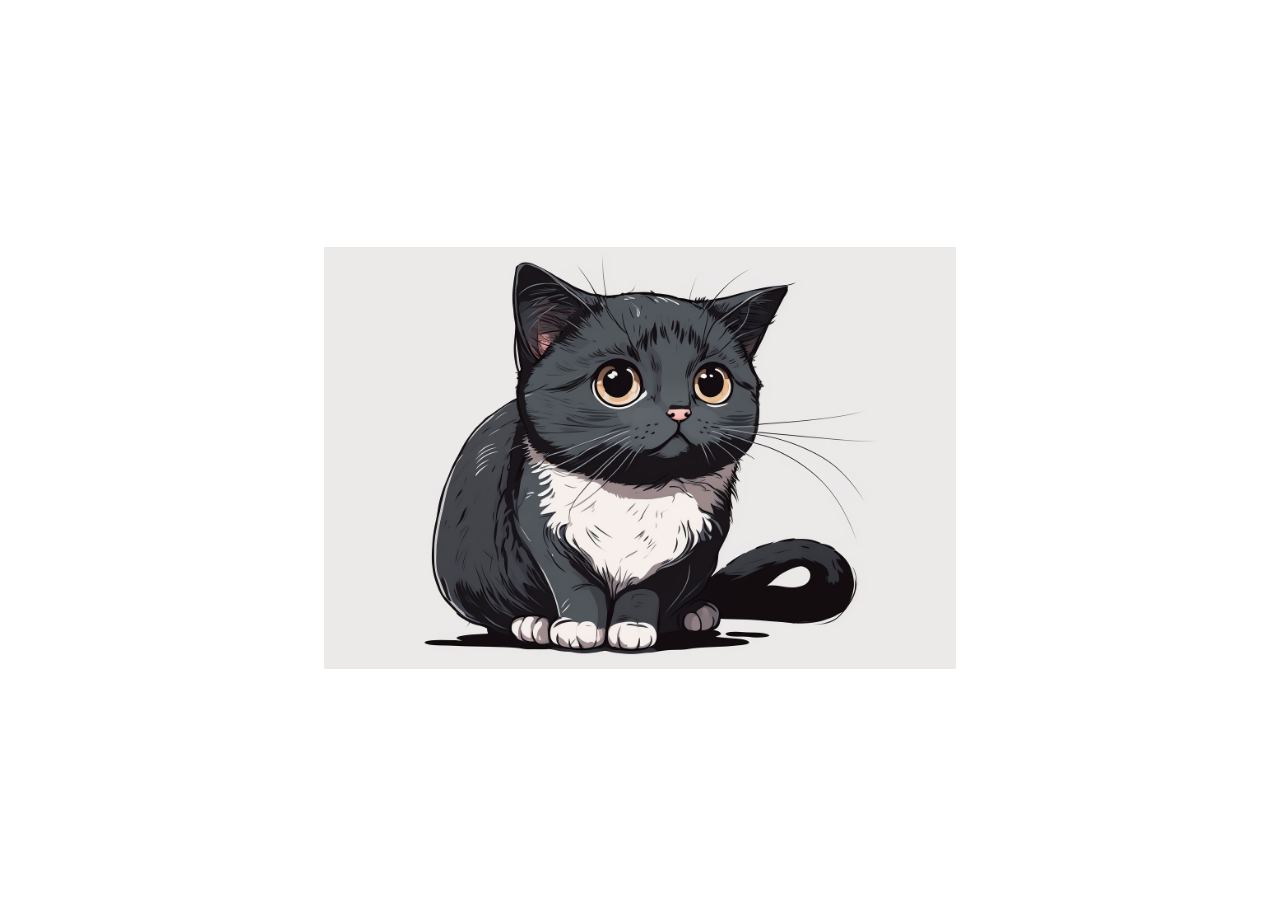
<file: cat/index.html>
<!DOCTYPE html>
<html>
  <head>
    <link rel="stylesheet" href="cat-style.css">
  </head>
  <body>
    <!-- Your HTML code here -->

    <div class="flex-container">
      <img src="img/cat.png" alt="A bear" />
    </div>


  </body>
</html>
</file>
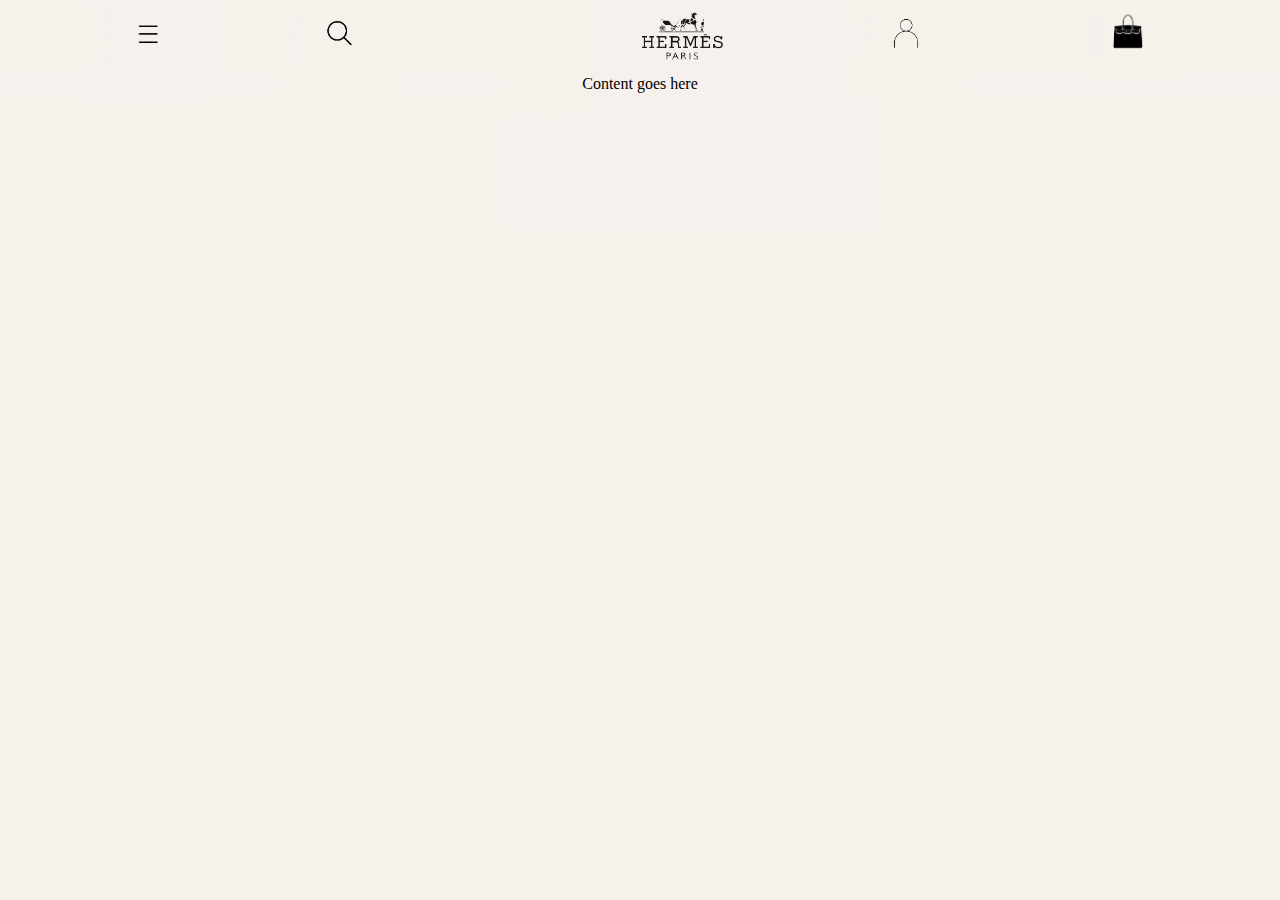
<file: companysite/index.html>
<!DOCTYPE html>
<html>
  <head>
    <title>Home</title>

    <link rel="preconnect" href="https://fonts.googleapis.com">
    <link rel="preconnect" href="https://fonts.gstatic.com" crossorigin>
    <link href="https://fonts.googleapis.com/css2?family=Montserrat:wght@100;200;300;400;500;600&display=swap" rel="stylesheet">

    <link rel="stylesheet" type="text/css" href="style.css">
  </head>
  <body>
    <div class="outer">
      <div class="page">
        <div class="upline"></div>
        <div class="topofpage">
          
            <div class="menu"> 
              <a href="menu.html"> <img src="img/menu.png" alt="menu icon" class="menu_img"/> </a> </div>
            <div class="search"> 
              <a href="search.html"> <img src="img/search.png" alt="search icon" class="search_img"/> </a> </div>
            <div class="logo"> 
              <a href="index.html"> <img src="img/hermes.png" alt="hermes logo" class="logo_img"/> </a> </div>
            <div class="account"> 
              <a href="account.html"> <img src="img/account.png" alt="account icon" class="account_img"/> </a> </div> 
            <div class="cart"> 
              <a href="cart.html"> <img src="img/cart.png" alt="cart icon" class="cart_img"/> </a> </div>
         
        </div>
        <div class="content">Content goes here</div>
      </div>
    </div>

  </body>
</html>
</file>
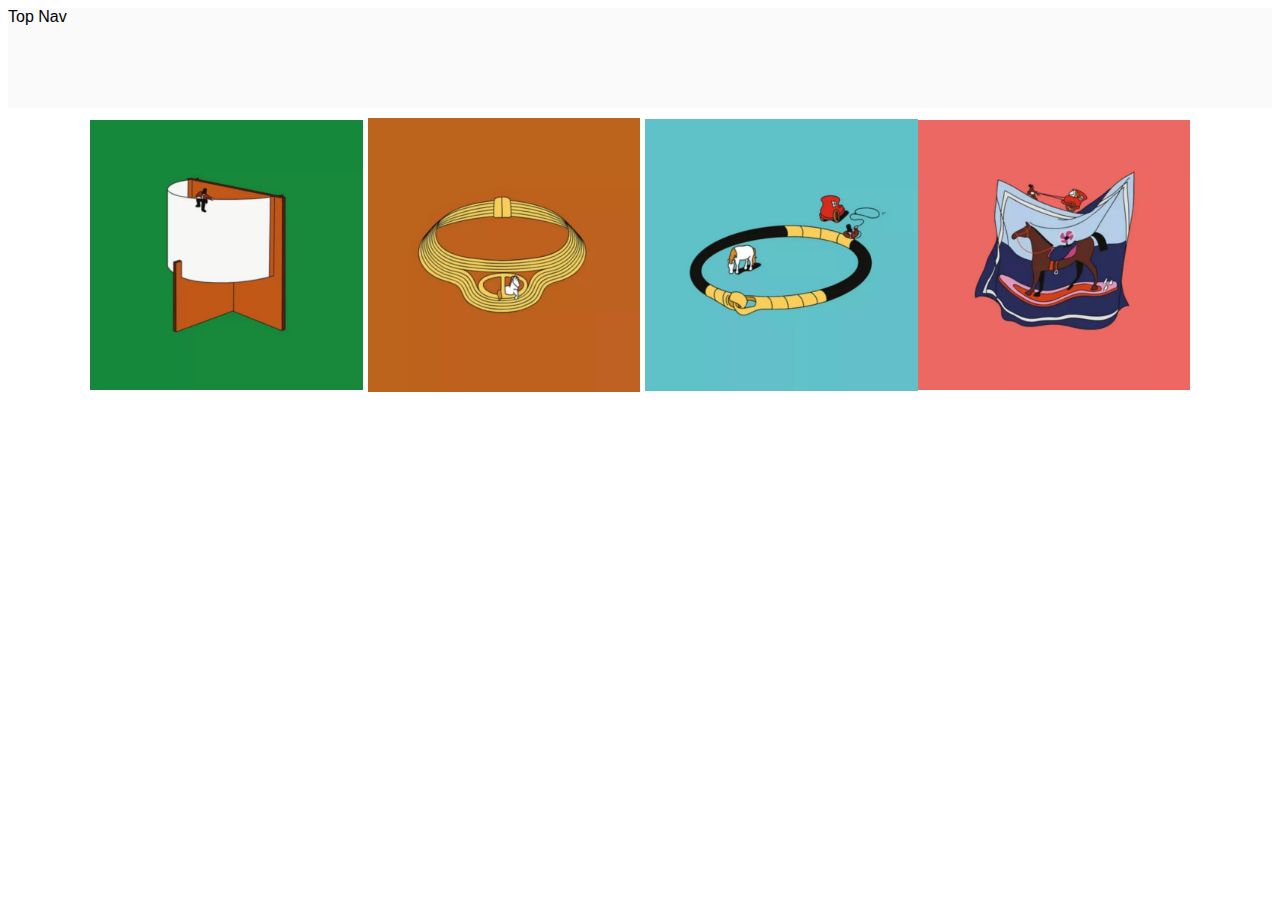
<file: components 2/index.html>
<!doctype html>

<html>

<head>

<meta charset="utf-8">

<title>Components</title>

	  <link href="https://fonts.googleapis.com/css2?family=Lora:ital,wght@0,400;0,500;0,600;0,700;1,400;1,500;1,600;1,700&display=swap" rel="stylesheet">

 	  <link rel="stylesheet" type="text/css" href="layout.css">

</head>



<body>

	<div class="outer">

		

	<!-- TOP NAVIGATION --> 

    <div class="topnav">Top Nav</div>

		

	 <!-- HERO SECTION -->

    <div class="page">


<!-- NEXT SECTION -->	

	<div row>

	  <div class="content">

			        <div style="display: flex; flex-direction: row; justify-content: space-between;align-items: center;">

          <div style="flex: 1; padding: 0px px;"><img src="img/img2.png" alt="hermes_img"/> <div class="text"></div></div>

          <div style="flex: 1;padding: 0px 5px;"><img src="img/img3.png" alt="hermes_img"/><div class="text"></div></div>
						
		<div style="flex: 1;padding: 0px px;"><img src="img/img4.png" alt="hermes_img"/><div class="text"></div></div>
						
		<div style="flex: 1;padding: 0px px;"><img src="img/img5.png" alt="hermes_img"/><div class="text"></div></div>

     

		</div>

	  </div>

	</div>

		<!-- NEXT SECTION -->	

	<div row>

	  <div class="content">

			        <div style="display: flex; flex-direction: row; justify-content: space-between;align-items: center;">

        

     

		</div>

	  </div>

	</div>

		
		<!-- NEXT SECTION -->	

	<div row>

	  <div class="content">

			        <div style="display: flex; flex-direction: row; justify-content: space-between;align-items: center;">

    
		</div>

	</div>
	

</body>

</html>
</file>
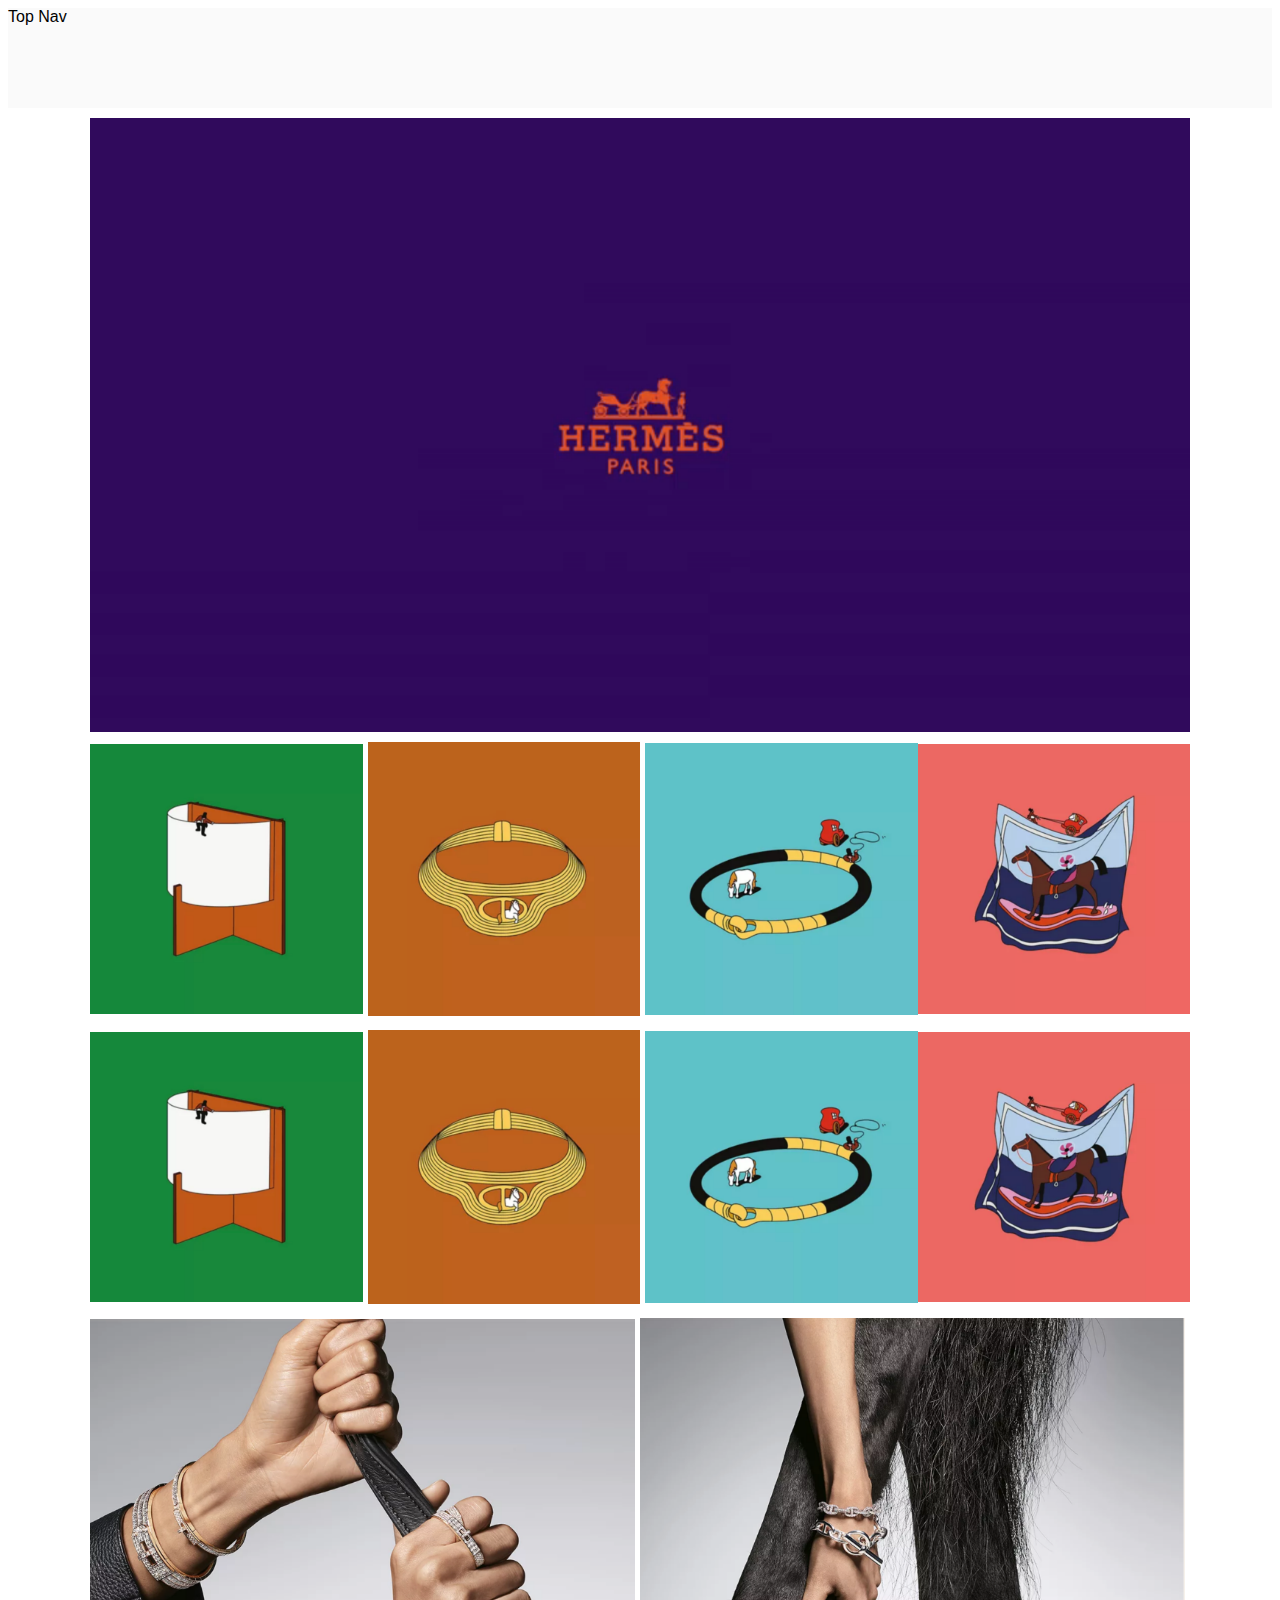
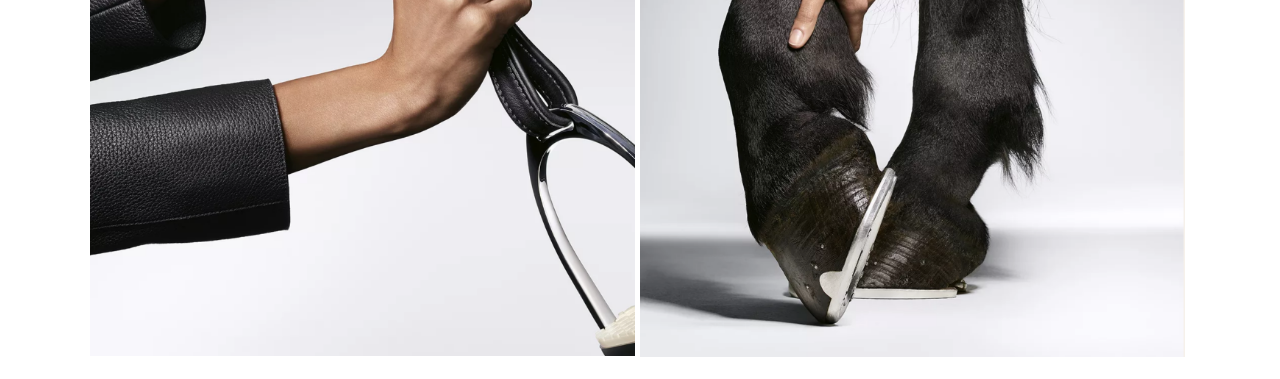
<file: components/index.html>
<!doctype html>

<html>

<head>

<meta charset="utf-8">

<title>Components</title>

	  <link href="https://fonts.googleapis.com/css2?family=Lora:ital,wght@0,400;0,500;0,600;0,700;1,400;1,500;1,600;1,700&display=swap" rel="stylesheet">

 	  <link rel="stylesheet" type="text/css" href="layout.css">

</head>



<body>

	<div class="outer">

		

	<!-- TOP NAVIGATION --> 

    <div class="topnav">Top Nav</div>

		

	 <!-- HERO SECTION -->

    <div class="page">

      <div class="hero_content">

					<img src="img/hero_img.png" alt="Running"/>

			</div>

		

<!-- NEXT SECTION -->	

	<div row>

	  <div class="content">

			        <div style="display: flex; flex-direction: row; justify-content: space-between;align-items: center;">

          <div style="flex: 1; padding: 0px px;"><img src="img/img2.png" alt="hermes_img"/> <div class="text"></div></div>

          <div style="flex: 1;padding: 0px 5px;"><img src="img/img3.png" alt="hermes_img"/><div class="text"></div></div>
						
		<div style="flex: 1;padding: 0px px;"><img src="img/img4.png" alt="hermes_img"/><div class="text"></div></div>
						
		<div style="flex: 1;padding: 0px px;"><img src="img/img5.png" alt="hermes_img"/><div class="text"></div></div>

     

		</div>

	  </div>

	</div>

		<!-- NEXT SECTION -->	

	<div row>

	  <div class="content">

			        <div style="display: flex; flex-direction: row; justify-content: space-between;align-items: center;">

          <div style="flex: 1; padding: 0px px;"><img src="img/img2.png" alt="hermes_img"/> <div class="text"></div></div>

          <div style="flex: 1;padding: 0px 5px;"><img src="img/img3.png" alt="hermes_img"/><div class="text"></div></div>
						
		<div style="flex: 1;padding: 0px px;"><img src="img/img4.png" alt="hermes_img"/><div class="text"></div></div>
						
		<div style="flex: 1;padding: 0px px;"><img src="img/img5.png" alt="hermes_img"/><div class="text"></div></div>

     

		</div>

	  </div>

	</div>

		
		<!-- NEXT SECTION -->	

	<div row>

	  <div class="content">

			        <div style="display: flex; flex-direction: row; justify-content: space-between;align-items: center;">

          <div style="flex: 1; padding: 0px px;"><img src="img/img6.png" alt="hermes_img"/> <div class="text"></div></div>

          <div style="flex: 1;padding: 0px 5px;"><img src="img/img7.png" alt="hermes_img"/><div class="text"></div></div>
						

		</div>

	  </div>

	</div>
	

</body>

</html>
</file>
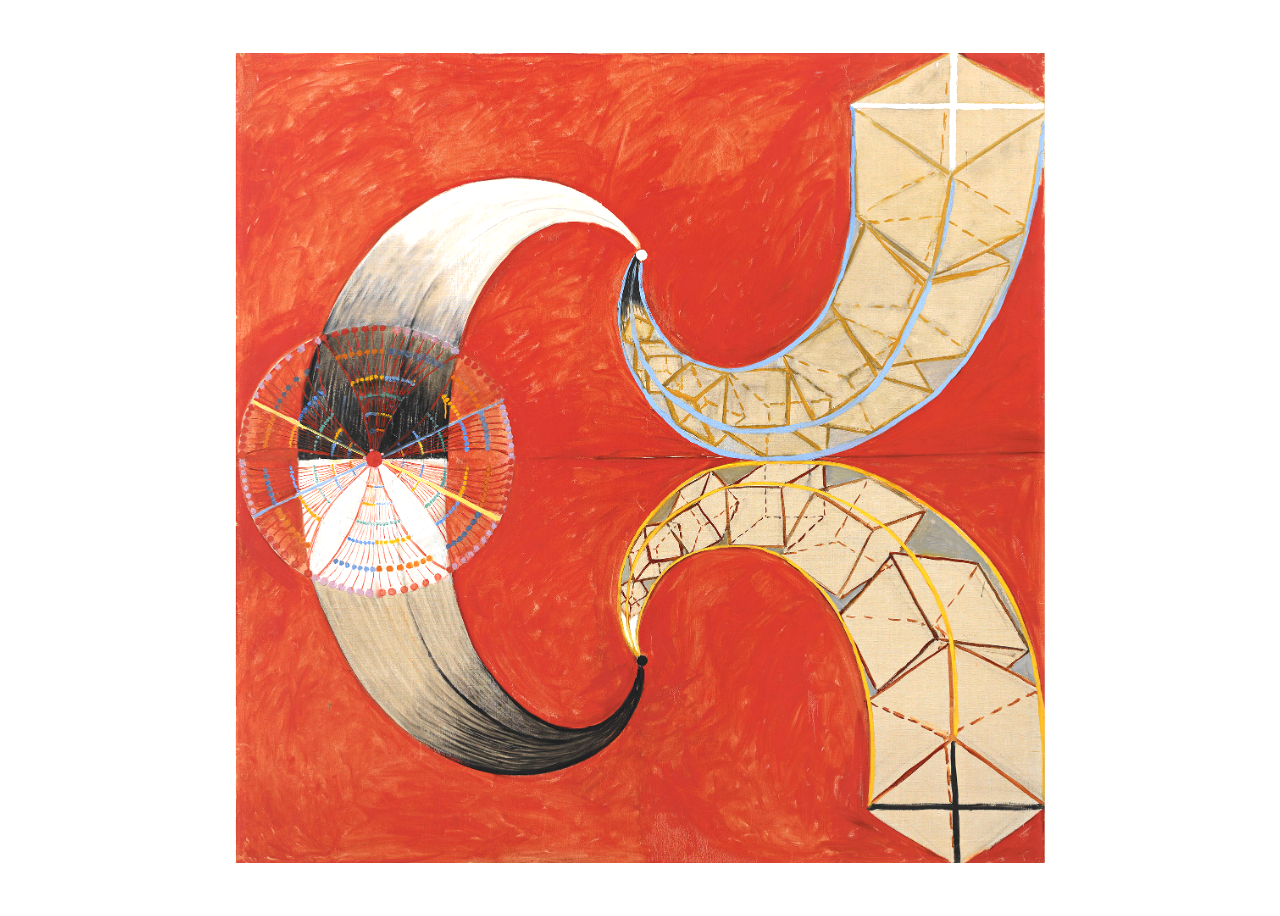
<file: css-filter/index.html>
<!DOCTYPE html>

<html>

<head>

	<title>Filters</title>

	

	<style>

		 .page{

    display: flex;

    justify-content: center;

    align-items: center;

    height: 100vh;

    background-color: white;

  

   }

	.my_filter{

		max-height: 90%;

		max-width: 90%;

        contrast(110%) brightness(110%) saturate(130%);

  filter: contrast(110%) brightness(110%) saturate(130%);

}



     





    .my_filter:hover{



      animation: 1s myfilteranimation forwards;



    }









     @keyframes myfilteranimation{

      

	      100%{

	      contrast(110%) brightness(110%) sepia(30%) grayscale(100%);

  filter: contrast(110%) brightness(110%) sepia(30%) grayscale(100%);

	       }



     }



	</style>

</head>

<body>

	<div class="page">



<img class="my_filter" src="img/hilma.jpg" alt="Ocean">

	

</div>

</body>

</html>
</file>
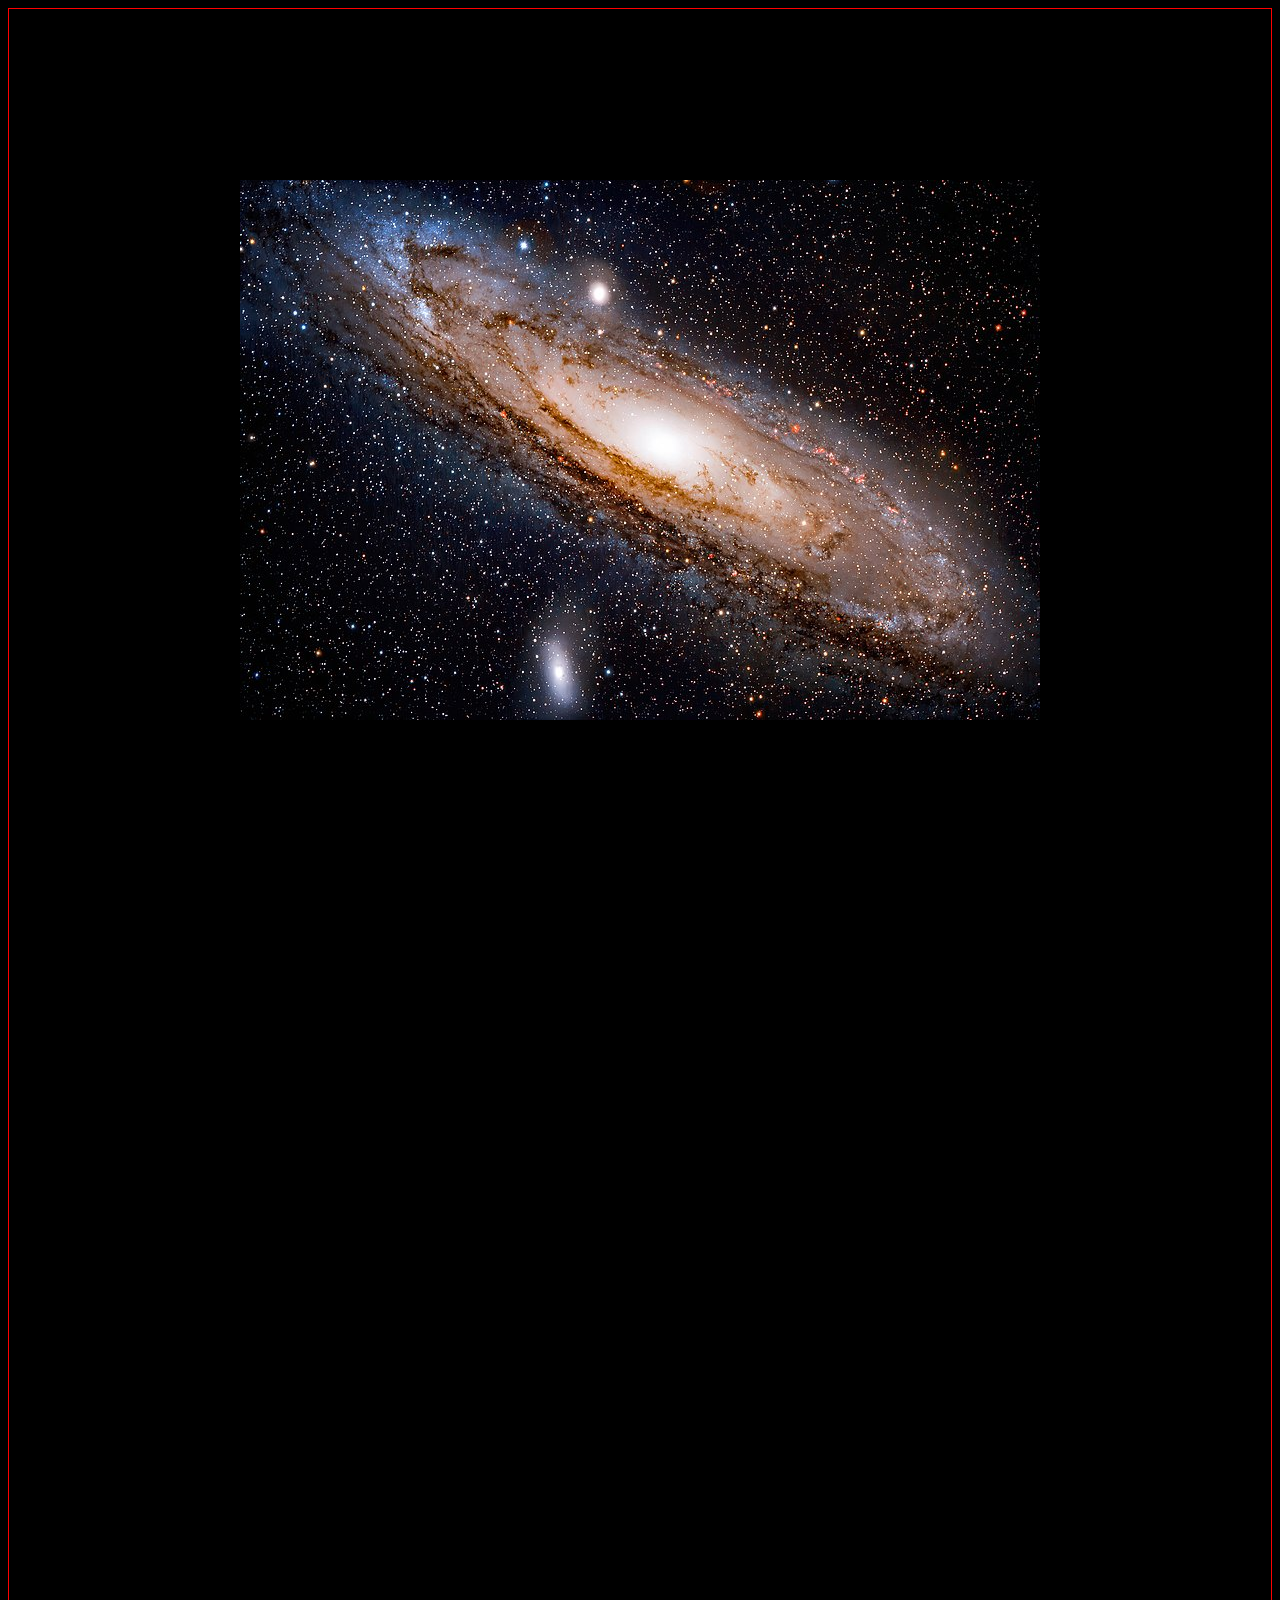
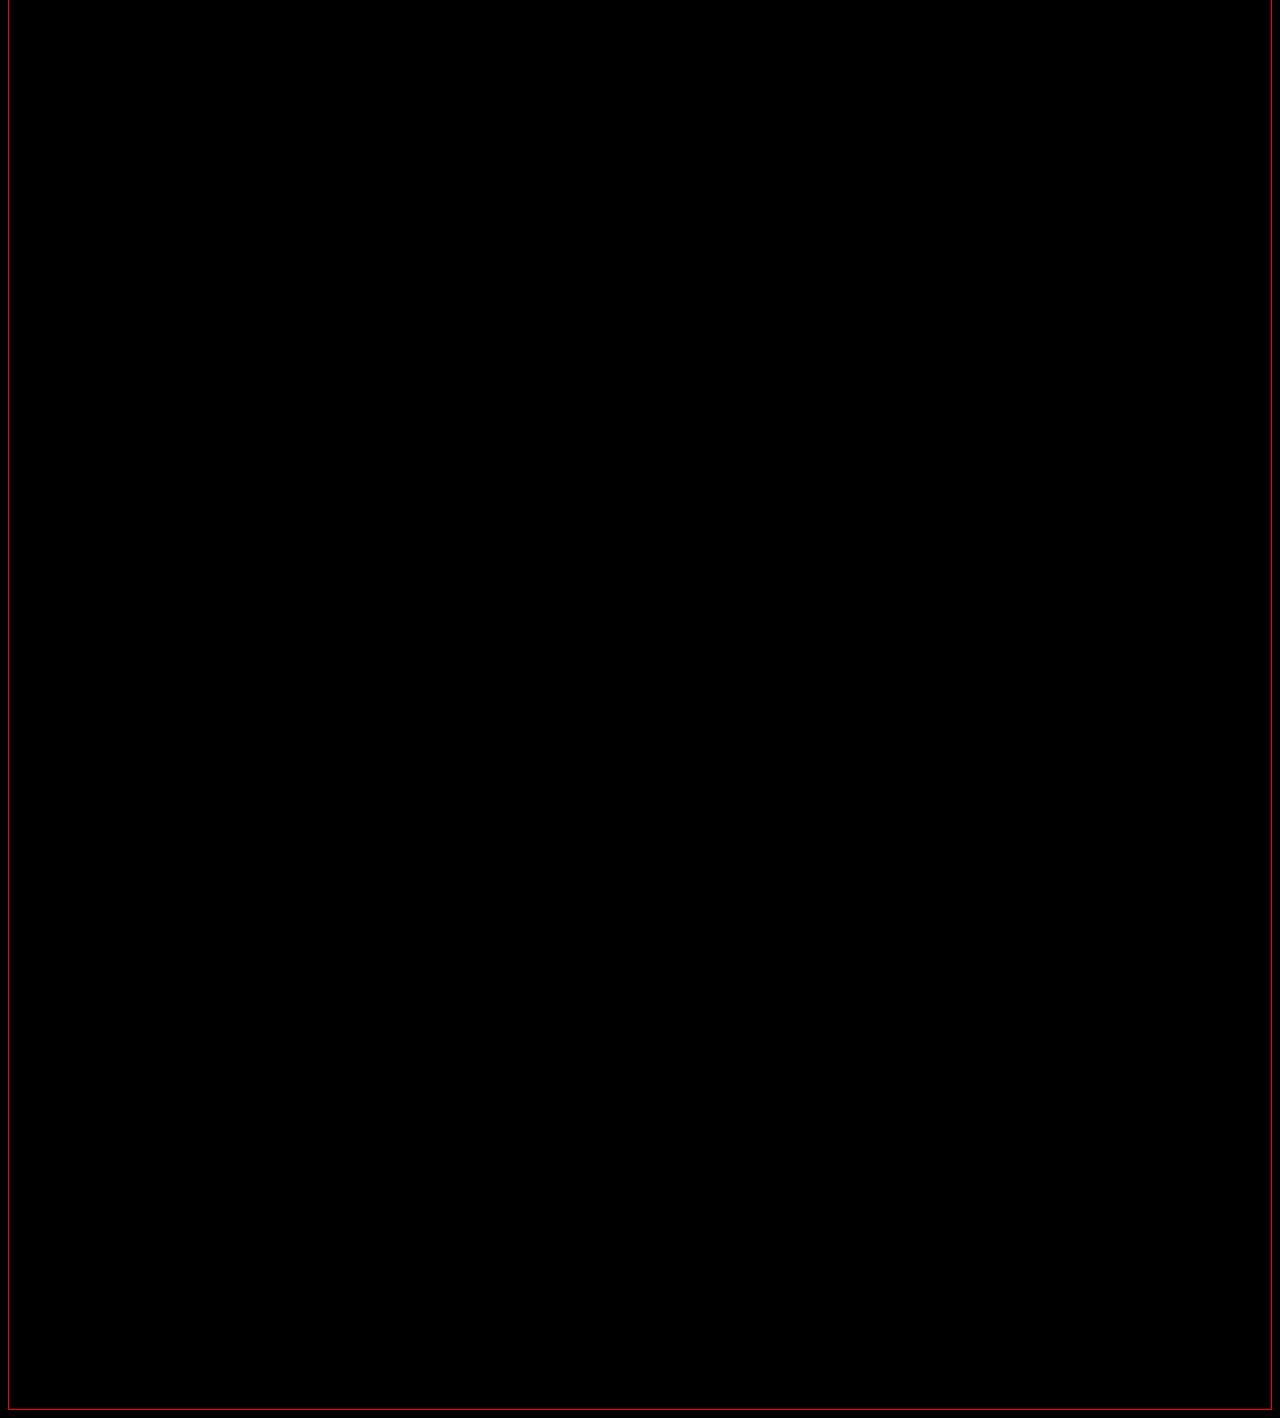
<file: css-scroll/index.html>
<html>
<head>
<title>scroll</title>
<style>
	
	body{
	
	background-color: black;
}
	
 .page_content_stretch {
   border: 1px solid red;
   height: 3000px;
 }
 .scale_me {
   position: fixed;
   color:pink;
   top: 50%;
   left: 50%;
   transform-origin: center center;
   transform: translate(-50%, -50%) scale(1, 1);
 }
</style>
</head>
<body>

<div class="scale_me" id="scaleme">
	<img src="galaxy.jpg" alt="Marcel Marceau"> </div>
<div class="page_content_stretch"></div>

<!--JavaScript to Handle what happens as the page is scrolled. -->
<script>
/* ASSIGN A FUNCTION TO THE PAGE AS IT SCROLLS */
document.body.onscroll = function(event) {
    var scrollposition = window.pageYOffset;
    var scalesize = 1 + scrollposition * 0.01;
    document.getElementById("scaleme").style.transform = "translate(-50%, -50%) scale(" + scalesize + ")";
};
</script>
</body>

</html>
</file>
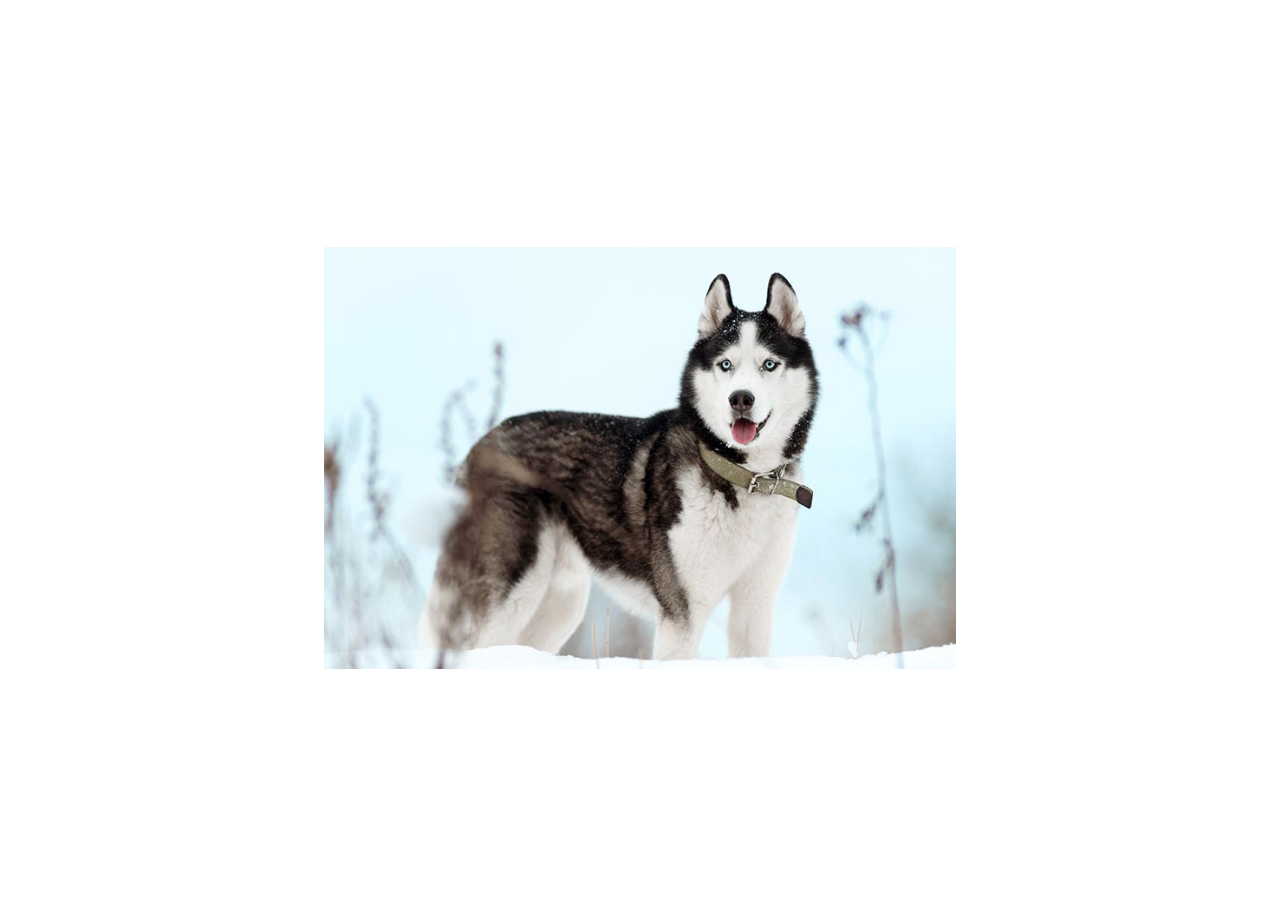
<file: dog/index.html>
<!DOCTYPE html>
<html>
  <head>
    <link rel="stylesheet" href="dog-style.css">
  </head>
  <body>
    <!-- Your HTML code here -->

    <div class="flex-container">
      <img src="img/dog.png" alt="A dog" />
    </div>


  </body>
</html>
</file>
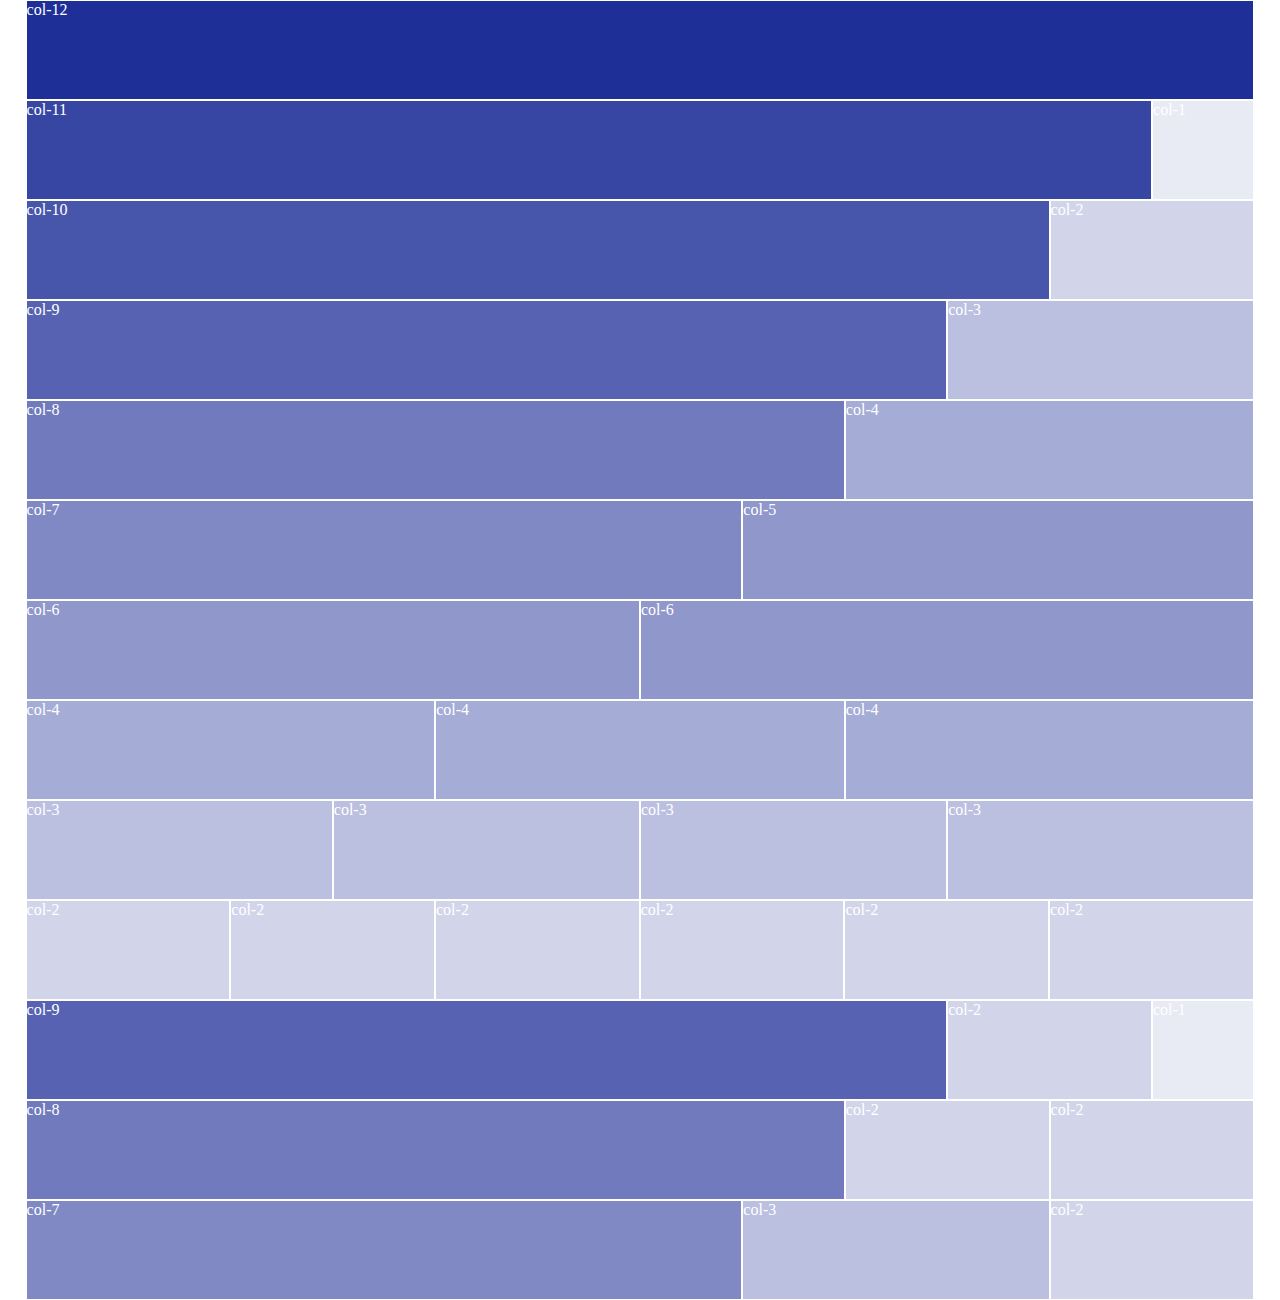
<file: grid/index.html>
<!doctype html>
<html lang="en">

<head>
  <meta charset="utf-8">
  <title>Grid</title>
  <meta name="description" content="Basic Grid">
  <meta name="keywords" content="html, css,floats, float left, float right, clearfix, simple grid">  
  <meta name="author" content="Intro to Web"> 
    
  <!-- THIS IS A LINK TO THE EXTERNAL .CSS --> 
  <link rel="stylesheet" href="css/grid.css">
    
</head>
    

<body>

<div class="parent-container">
    <div class="child-container">
	

</div>
    <div class="container">
        
        <!-- Full row, spanning 12 columns of a 12 column grid --> 
        <div class="row">
            <div class="col-12">
                col-12
            </div>
        </div>
        
        <!-- another row --> 
        <div class="row">
            <div class="col-11">
                col-11
            </div>
            <div class="col-1">
                col-1
            </div>
        </div>
        
        <!-- another row --> 
        <div class="row">
            <div class="col-10">
                col-10
            </div>
            <div class="col-2">
                col-2
            </div>
            
        </div>
        
        <!-- another row --> 
        <div class="row">
            <div class="col-9">
                col-9
            </div>
            <div class="col-3">
                col-3
            </div>
        </div>
        
        <!-- another row --> 
        <div class="row">
            <div class="col-8">
                col-8
            </div>
            <div class="col-4">
                col-4
            </div>
        </div>
        
        <!-- another row --> 
        <div class="row">
            <div class="col-7">
                col-7
            </div>
            <div class="col-5">
                col-5
            </div>
        </div>
        
        <!-- another row --> 
        <div class="row">
            <div class="col-6">
                col-6
            </div>
            <div class="col-6">
                col-6
            </div>
        </div>
        
        <!-- a row of 3 equal modules --> 
        <div class="row">
            <div class="col-4" >
                col-4
            </div>
            <div class="col-4"  >
                col-4
            </div>
            <div class="col-4"  >
                col-4
            </div>
        </div>

        <!-- a row of 4 equal modules --> 
        <div class="row">
            <div class="col-3" >
                col-3
            </div>
            <div class="col-3"  >
                col-3
            </div>
            <div class="col-3"  >
                col-3
            </div>
            <div class="col-3"  >
                col-3
            </div>
        </div>

        <!-- a row of 6 equal modules --> 
        <div class="row">
            <div class="col-2" >
                col-2
            </div>
            <div class="col-2"  >
                col-2
            </div>
            <div class="col-2"  >
                col-2
            </div>
            <div class="col-2"  >
                col-2
            </div>
            <div class="col-2"  >
                col-2
            </div>
            <div class="col-2"  >
                col-2
            </div>
			
			     <!-- another row --> 
        <div class="row">
            <div class="col-9">
                col-9
            </div>
            <div class="col-2">
                col-2
            </div>
			<div class="col-1">
                col-1
            </div>
			
						     <!-- another row --> 
        <div class="row">
            <div class="col-8">
                col-8
            </div>
            <div class="col-2">
                col-2
            </div>
			<div class="col-2">
                col-2
            </div>
			
									     <!-- another row --> 
        <div class="row">
            <div class="col-7">
                col-7
            </div>
            <div class="col-3">
                col-3
            </div>
			<div class="col-2">
                col-2
            </div>

        </div>

        
    </div>

 </div>


</body>

</html>
</file>
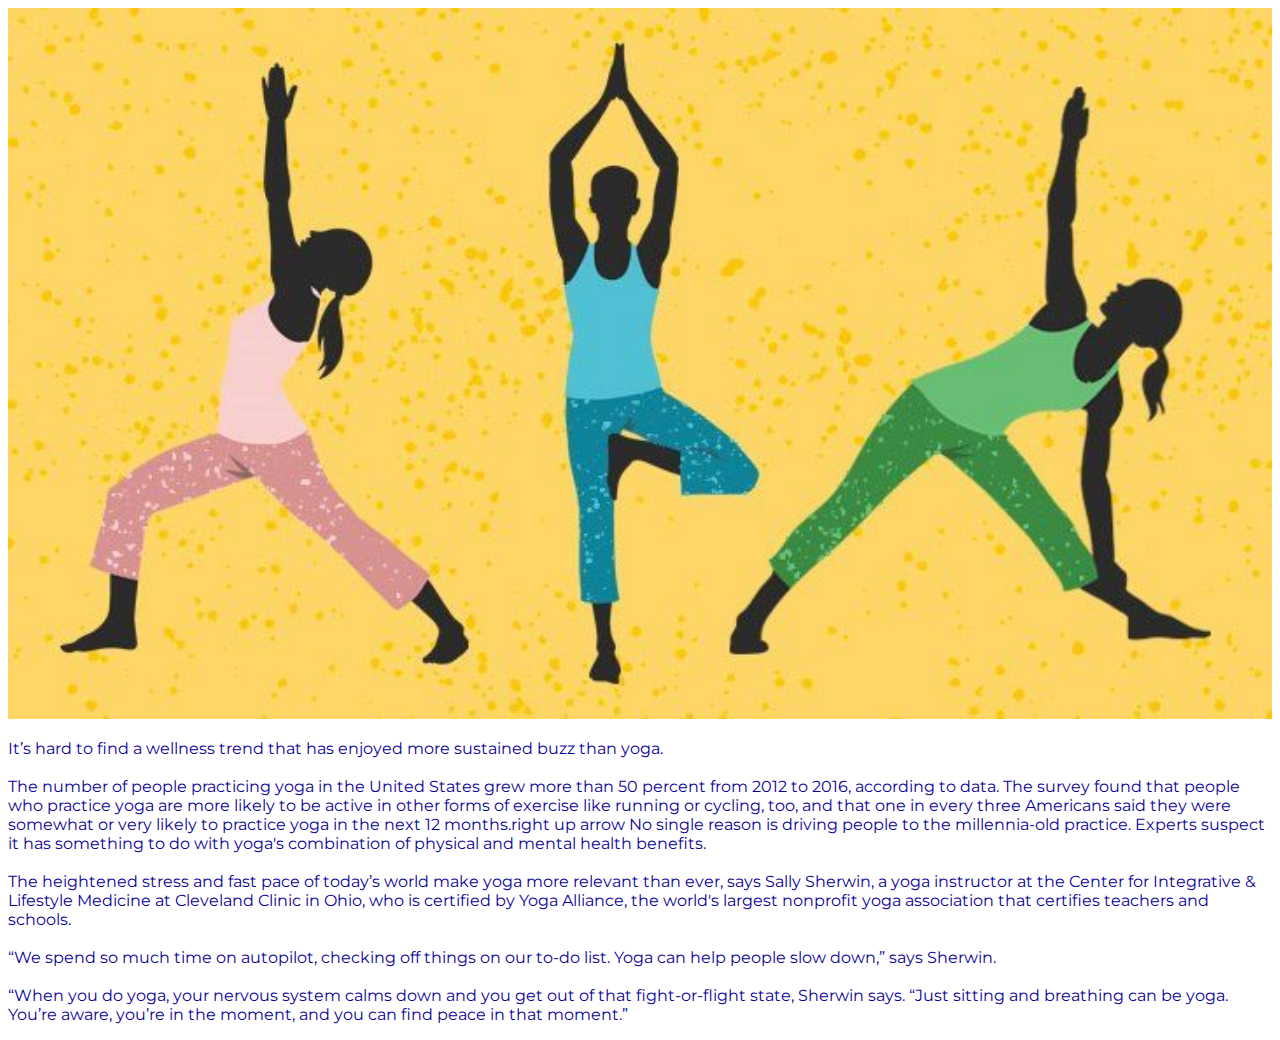
<file: Hobby/index.html>
<!doctype html>
<html>
<head>
<meta charset="UTF-8">
<title>Image Basics</title>
	
	 <link rel="preconnect" href="https://fonts.googleapis.com">
<link rel="preconnect" href="https://fonts.gstatic.com" crossorigin>
<link href="https://fonts.googleapis.com/css2?family=Montserrat&display=swap" rel="stylesheet">

     <style type="text/css">
       body{
           font-family: 'Montserrat', sans-serif;
           font-weight:400;
		   color: #0B0296
       }

      </style>
	

	
	<style type="text/css">
		
		
		.myDiv
		[max-width:850px;
		
		]
		
	
	</style>
</head>

<body>
	
	
	<img src="img/header.jpg" width= "100%" height = "auto"/>
	
<p>It’s hard to find a wellness trend that has enjoyed more sustained buzz than yoga.</br>

<br>The number of people practicing yoga in the United States grew more than 50 percent from 2012 to 2016, according to data. The survey found that people who practice yoga are more likely to be active in other forms of exercise like running or cycling, too, and that one in every three Americans said they were somewhat or very likely to practice yoga in the next 12 months.right up arrow
No single reason is driving people to the millennia-old practice. Experts suspect it has something to do with yoga's combination of physical and mental health benefits. </br>
	
<br>The heightened stress and fast pace of today’s world make yoga more relevant than ever, says Sally Sherwin, a yoga instructor at the Center for Integrative & Lifestyle Medicine at Cleveland Clinic in Ohio, who is certified by Yoga Alliance, the world's largest nonprofit yoga association that certifies teachers and schools. </br>

<br> “We spend so much time on autopilot, checking off things on our to-do list. Yoga can help people slow down,” says Sherwin. </br>

<br> “When you do yoga, your nervous system calms down and you get out of that fight-or-flight state, Sherwin says. “Just sitting and breathing can be yoga. You’re aware, you’re in the moment, and you can find peace in that moment.”</p>

</body>
</html>
</file>
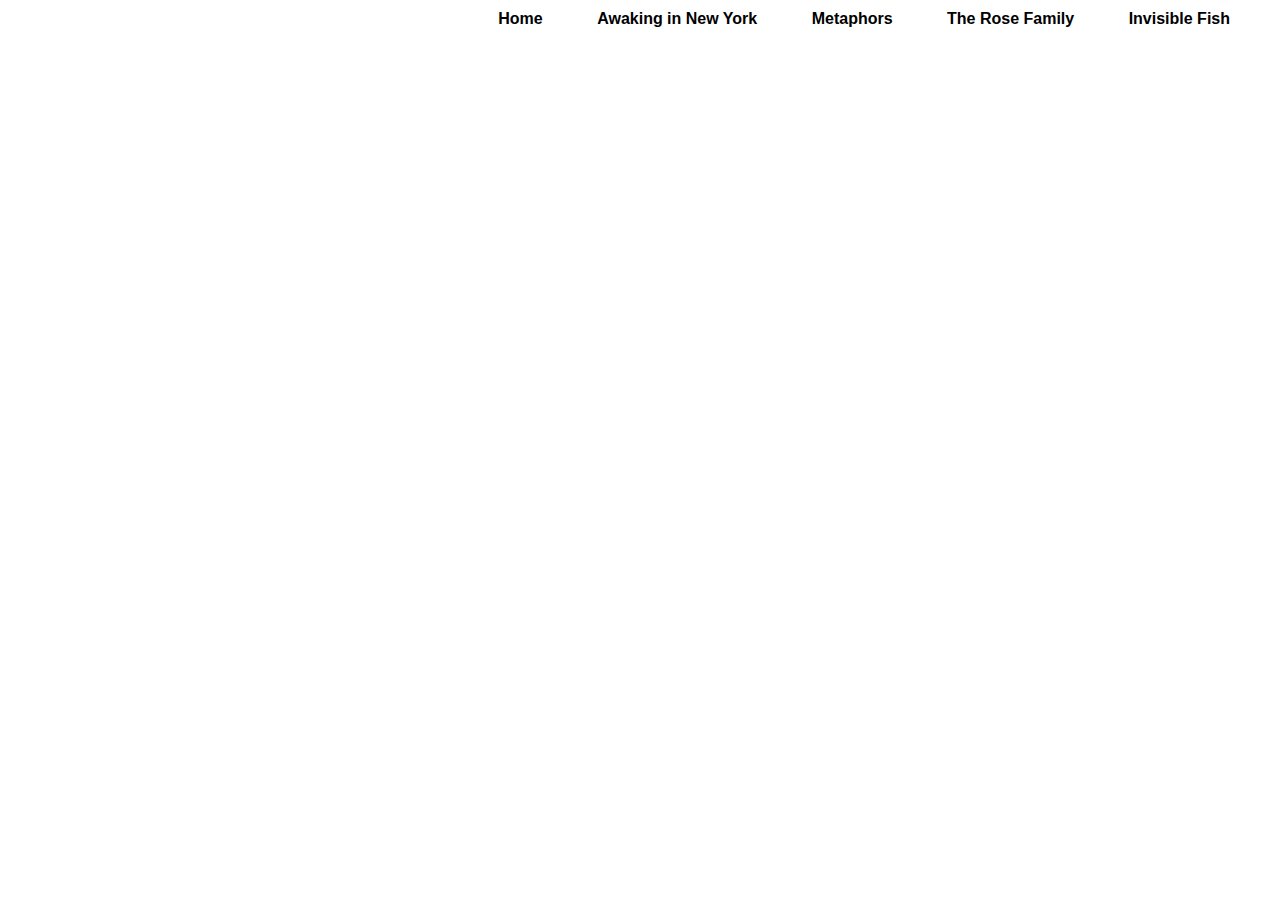
<file: navpractice/index.html>
<!doctype html>
<html>
<head>
  <title>POEMS HOME</title>
  <link href="https://fonts.googleapis.com/css2?family=Lora:ital,wght@0,400;0,500;0,600;0,700;1,400;1,500;1,600;1,700&display=swap" rel="stylesheet">
  <link rel="stylesheet" type="text/css" href="style.css">
</head>
<body>
<div class="nav">
    <a href="index.html" class="navhere">Home</a> 
    <a href="poem01.html">Awaking in New York</a> 
    <a href="poem02.html">Metaphors</a>
	<a href="poem03.html">The Rose Family</a>
	<a href="poem04.html">Invisible Fish</a>
 
</div>
</body>
</html>
</file>
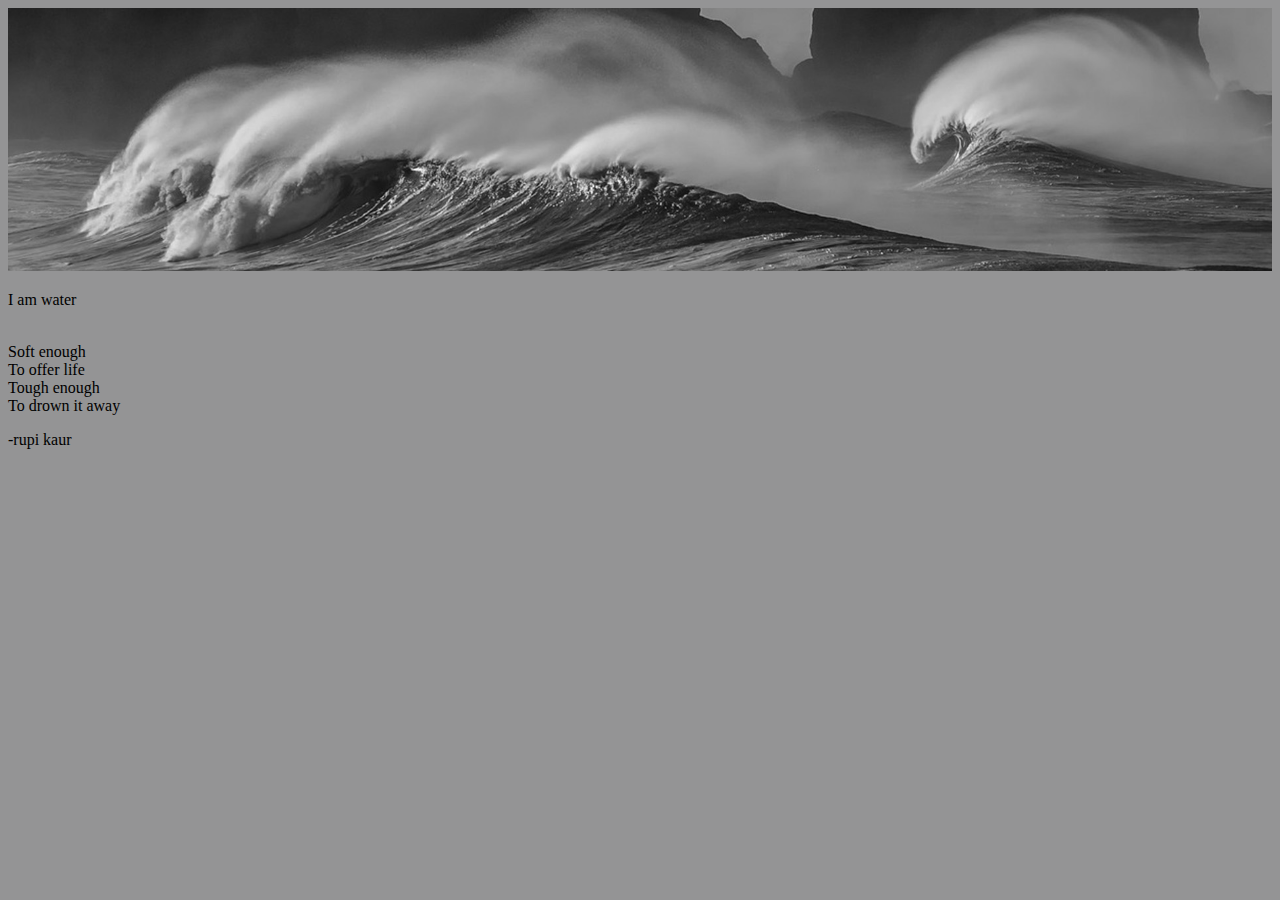
<file: poem/index.html>
<!doctype html>
<html>
<head>
<meta charset="UTF-8">
<title>Image Basics</title>
	
	<link rel="preconnect" href="https://fonts.googleapis.com">
<link rel="preconnect" href="https://fonts.gstatic.com" crossorigin>
<link href="https://fonts.googleapis.com/css2?family=Courier+Prime&display=swap" rel="stylesheet">
	
	<style type="text/css">
	
		body{ background-color: #949495}
		font-family: 'Courier Prime', monospace;
		font-weight: 400;
	
	</style>
</head>

<body>
	<img src="img/header.jpg" width= "100%" height = "auto"/>
	
<p>I am water</p>

<p><br>Soft enough
<br>To offer life
<br>Tough enough
<br>To drown it away </p>

-rupi kaur
</body>
</html>
</file>
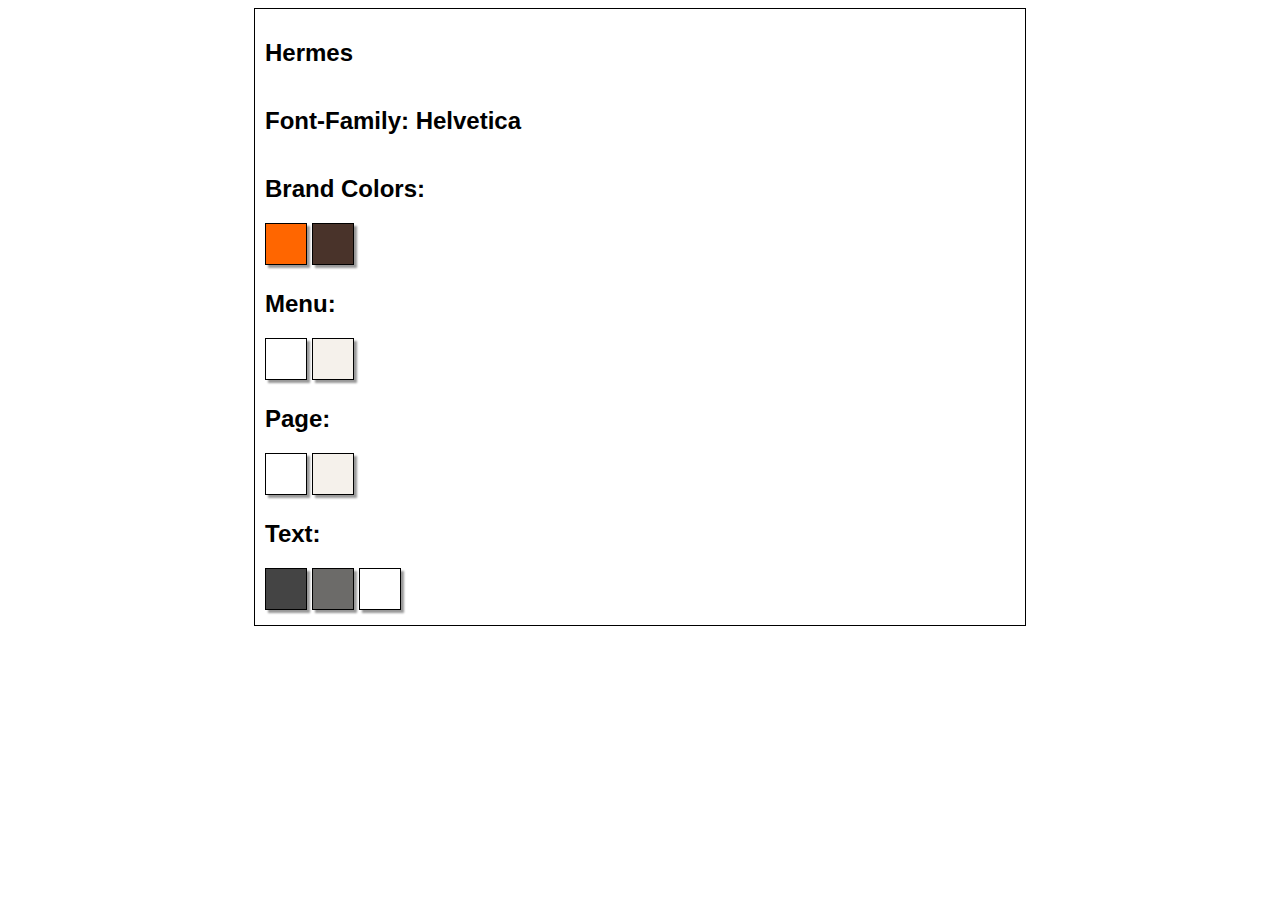
<file: site-color-scheme/index.html>
<!DOCTYPE html>
<html>
<head>
	<title>Color Scheme</title>

	<style>

	body{
			font-family: sans-serif;
			font-size: 18px;
	}
		
    .outer{
      text-align: center;
      
      
    }
  	.page{
  		width:750px;
  		display: inline-block;
  		text-align:left;

  		padding:10px;
  		border:solid 1px;
  	}
  	.heading{
  		font-size: 24px;
  		font-weight: bold;
  		padding-top:20px;
  		padding-bottom: 20px;
  	}

  	.pagefont{
  		font-family: helvetica, sans-serif;
  	}

  	.swatch{
  		width:40px;
  		height:40px;
  		border:solid 1px;
  		box-shadow: 3px 3px 2px #999;
  		display: inline-block;
  	}

  	.brandcolor1{
  		background-color: #ff6600;
  	}
  	.brandcolor2{
  		background-color: #49332a;
  	}
  	.brandcolor3{
  		background-color: #F0F;
  	}

  	.menucolor1{
  		background-color: #ffffff;
  	}
  	.menucolor2{
  		background-color: #f5f1eb;
  	}
  	.menucolor3{
  		background-color: red;
  	}

  	.pagecolor1{
  		background-color: #FFF;
  	}
  	.pagecolor2{
  		background-color: #f5f1eb;
  	}
  	.pagecolor3{
  		background-color: skyblue;
  	}

  	.textcolor1{
  		background-color: #444;
  	}
  	.textcolor2{
  		background-color: #6c6b69;
  	}
  	.textcolor3{
  		background-color: #fff;
  	}




	</style>
</head>
<body>

	<div class="outer">
		<div class="page">
			<div class="heading"><span class="font-family">Hermes</span></div> 
			<div class="heading">Font-Family: <span class="font-family">Helvetica</span></div> 
           	<div class="heading">Brand Colors:</div> 
           	<div class="swatch brandcolor1"></div>
			<div class="swatch brandcolor2"></div>
          
           	
           	<div class="heading">Menu:</div> 
           	<div class="swatch menucolor1"></div>
           	<div class="swatch menucolor2"></div>

           	<div class="heading">Page:</div> 
           	<div class="swatch pagecolor1"></div>
           	<div class="swatch pagecolor2"></div>

           	<div class="heading">Text:</div> 
           	<div class="swatch textcolor1"></div>
           	<div class="swatch textcolor2"></div>
           	<div class="swatch textcolor3"></div>
    

		</div>

	</div>

</body>
</html>
</file>
<file: cat/cat-style.css>
.flex-container {
  display: flex;
  justify-content: center;
  align-items: center;
  height: 100vh;
}

img {
  max-width: 50%;
  max-height: 50%;
}
</file>
<file: companysite/style.css>
body{
  margin: 0;
  padding: 0;
  background-color: #f6f1eb;
  font-family: "Courier New"
  font-size: 12px;
}
.outer{
  text-align:center;
}
.page{
  display:inline-block;
  max-width:1400px;
  height:99vh;
  background-color: #f6f1eb;
  width: 100%;
}
.upline{
  background-color: #f6f1eb;
  height: 5px;
}
.topofpage{
  display: flex;
  flex-direction: row;
  flex-wrap: nowrap;
  justify-content:flex-start;
  height: 70px;
  align-items: center;
}
.menu_img{
width: 20px;
margin-left: 40px;
}
.menu_img{
width: 50%;
}

.search_img{
width: 40px;
margin-left: -80px;
}
.search_img{
width: 50%;
}	
	
.logo_img{
 width: 20px;
 flex-grow: 1;
}
.logo_img{
  width: 150%;

}

.account_img{
width: 80px;
margin-left: 40px;
}
.account_img{
width: 45%;
}

.cart_img{
width: 40px;
align-content: flex-end;
margin-right: 40px;
}
.cart_img{
  width: 35%;
}

.content{
  background-color: #f6f1ec;
}
<!doctype html>
<html>
<head>
<meta charset="UTF-8">
<title>Untitled Document</title>
</head>

<body>
</body>
</html>
</file>
<file: components 2/layout.css>
body{

  font-family: sans-serif;

  color:black;



}



.outer{

  text-align: center;

}



.page{



  max-width: 1100px;

  width: 100%;

  display: inline-block;

}



.topnav{

  background-color:#fafafa;

  height:100px;

  text-align: left;

	border: 1px black;

	margin-bottom: 10px;

	



}



.layout{

	width:100%;

	height: 100px;

	background-color: white;



}





/* HERO IMAGE */

.hero_content{

	display: flex;

  align-items: center;

  justify-content: center;

  padding-bottom: 10px;

  font-family: sans-serif;

  font-size: 14px;

  text-align: center;

}



.hero_content img{

	width:100%;

	text-align: right;

}



.hero_text{

	display: inline-block;

 	 width: 100%;

}

/* SECTION */

.content{

	display: flex; 

	flex-direction: row; 

	justify-content: space-between;

	flex: 1; 

	padding-bottom: 10px;

	

}

.text{

	text-align: center;

}



.content img{

	width: 100%;

	

}

.content2 img{

	width:100%;

	text-align: center;

	height: 350px;

}



h1{

  font-weight: bold;

  font-size: 30px;

  text-align: left;

  font-family: sans-serif;

}

h2{

	font-weight: bold;

  font-size: 25px;

  text-align: center;

  font-family: sans-serif;

}

p{

  font-family: sans-serif;

  font-size: 18px;

  text-align: left;

}

.text2{

	 font-family: sans-serif;

  font-size: 18px;

 text-align: center;

}
</file>
<file: components/layout.css>
body{

  font-family: sans-serif;

  color:black;



}



.outer{

  text-align: center;

}



.page{



  max-width: 1100px;

  width: 100%;

  display: inline-block;

}



.topnav{

  background-color:#fafafa;

  height:100px;

  text-align: left;

	border: 1px black;

	margin-bottom: 10px;

	



}



.layout{

	width:100%;

	height: 100px;

	background-color: white;



}





/* HERO IMAGE */

.hero_content{

	display: flex;

  align-items: center;

  justify-content: center;

  padding-bottom: 10px;

  font-family: sans-serif;

  font-size: 14px;

  text-align: center;

}



.hero_content img{

	width:100%;

	text-align: right;

}



.hero_text{

	display: inline-block;

 	 width: 100%;

}

/* SECTION */

.content{

	display: flex; 

	flex-direction: row; 

	justify-content: space-between;

	flex: 1; 

	padding-bottom: 10px;

	

}

.text{

	text-align: center;

}



.content img{

	width: 100%;

	

}

.content2 img{

	width:100%;

	text-align: center;

	height: 350px;

}



h1{

  font-weight: bold;

  font-size: 30px;

  text-align: left;

  font-family: sans-serif;

}

h2{

	font-weight: bold;

  font-size: 25px;

  text-align: center;

  font-family: sans-serif;

}

p{

  font-family: sans-serif;

  font-size: 18px;

  text-align: left;

}

.text2{

	 font-family: sans-serif;

  font-size: 18px;

 text-align: center;

}
</file>
<file: dog/dog-style.css>
.flex-container {
  display: flex;
  justify-content: center;
  align-items: center;
  height: 100vh;
}

img {
  max-width: 50%;
  max-height: 50%;
}
</file>
<file: grid/css/grid.css>
* {
    box-sizing: border-box;
    margin:0;
}

/* ==== GRID SYSTEM ==== */




.container {
  width: 96%;
  margin:auto;
  color:white;

}

.parent-container { 
	display: flex; 
	justify-content: 
		center; 
}

.child-container{
	
	max-width: 
	960px; 
}

.row {
  position: relative;
  width: 100%;
  
}

.row [class^="col"] {
  float: left;
  margin: 0% 0%;
  min-height: 0.125rem;
}


.col-1 {
    width: 8.33%;
    background: rgba(31,47,152,.1);
  }

  .col-2 {
    width: 16.66%;
    background: rgba(31,47,152,.2);
  }

  .col-3 {
    width: 25%;
    background: rgba(31,47,152,.3);   
  }

  .col-4 {
    width: 33.33%;
    background: rgba(31,47,152,.4);
  }

  .col-5 {
    width: 41.67%;
    background: rgba(31,47,152,.5);
  }

  .col-6 {
    width: 50%;
    background: rgba(31,47,152,.5);
  }
  

  .col-7 {
    width: 58.33%;
    background: rgba(31,47,152,.57);
  }

  .col-8 {
    width: 66.67%;
    background: rgba(31,47,152,.64);
  }

  .col-9 {
    width: 75%;
    background: rgba(31,47,152,.75);
  }

  .col-10 {
    width: 83.33%;
    background: rgba(31,47,152,.82);
  }

  .col-11 {
    width: 91.67%;
    background: rgba(31,47,152,.89);
  }

  .col-12 {
    width: 100%;
    background: rgba(31,47,152,1);
  }

/* This is clearfix, clearing content after each row*/
.row::after {
	content: "";
	display: table;
	clear: both;
}

div [class^="col"] {
    height:100px;
    border: 1px solid white;
   
}
</file>
<file: navpractice/style.css>
body{
  margin:0;  
  padding:0;

}
.outer{
   text-align: center;
   padding:20px;
}
.page{
   width:800px;
   height:95vh;
   display: inline-block;
   text-align:left;
   padding:10px;
   background-color: white;
}
a{
  color:black;
  font-size:16px;
  font-weight: bold;
  text-decoration: none;
  margin-right:50px;
}

a:hover {
  color:red;  
 }
  a:active {
  color:#CCC;
}
.nav{
  font-family: sans-serif;
   margin-left:10px;
   margin-top:10px;
   text-align: right;
}
</file>
